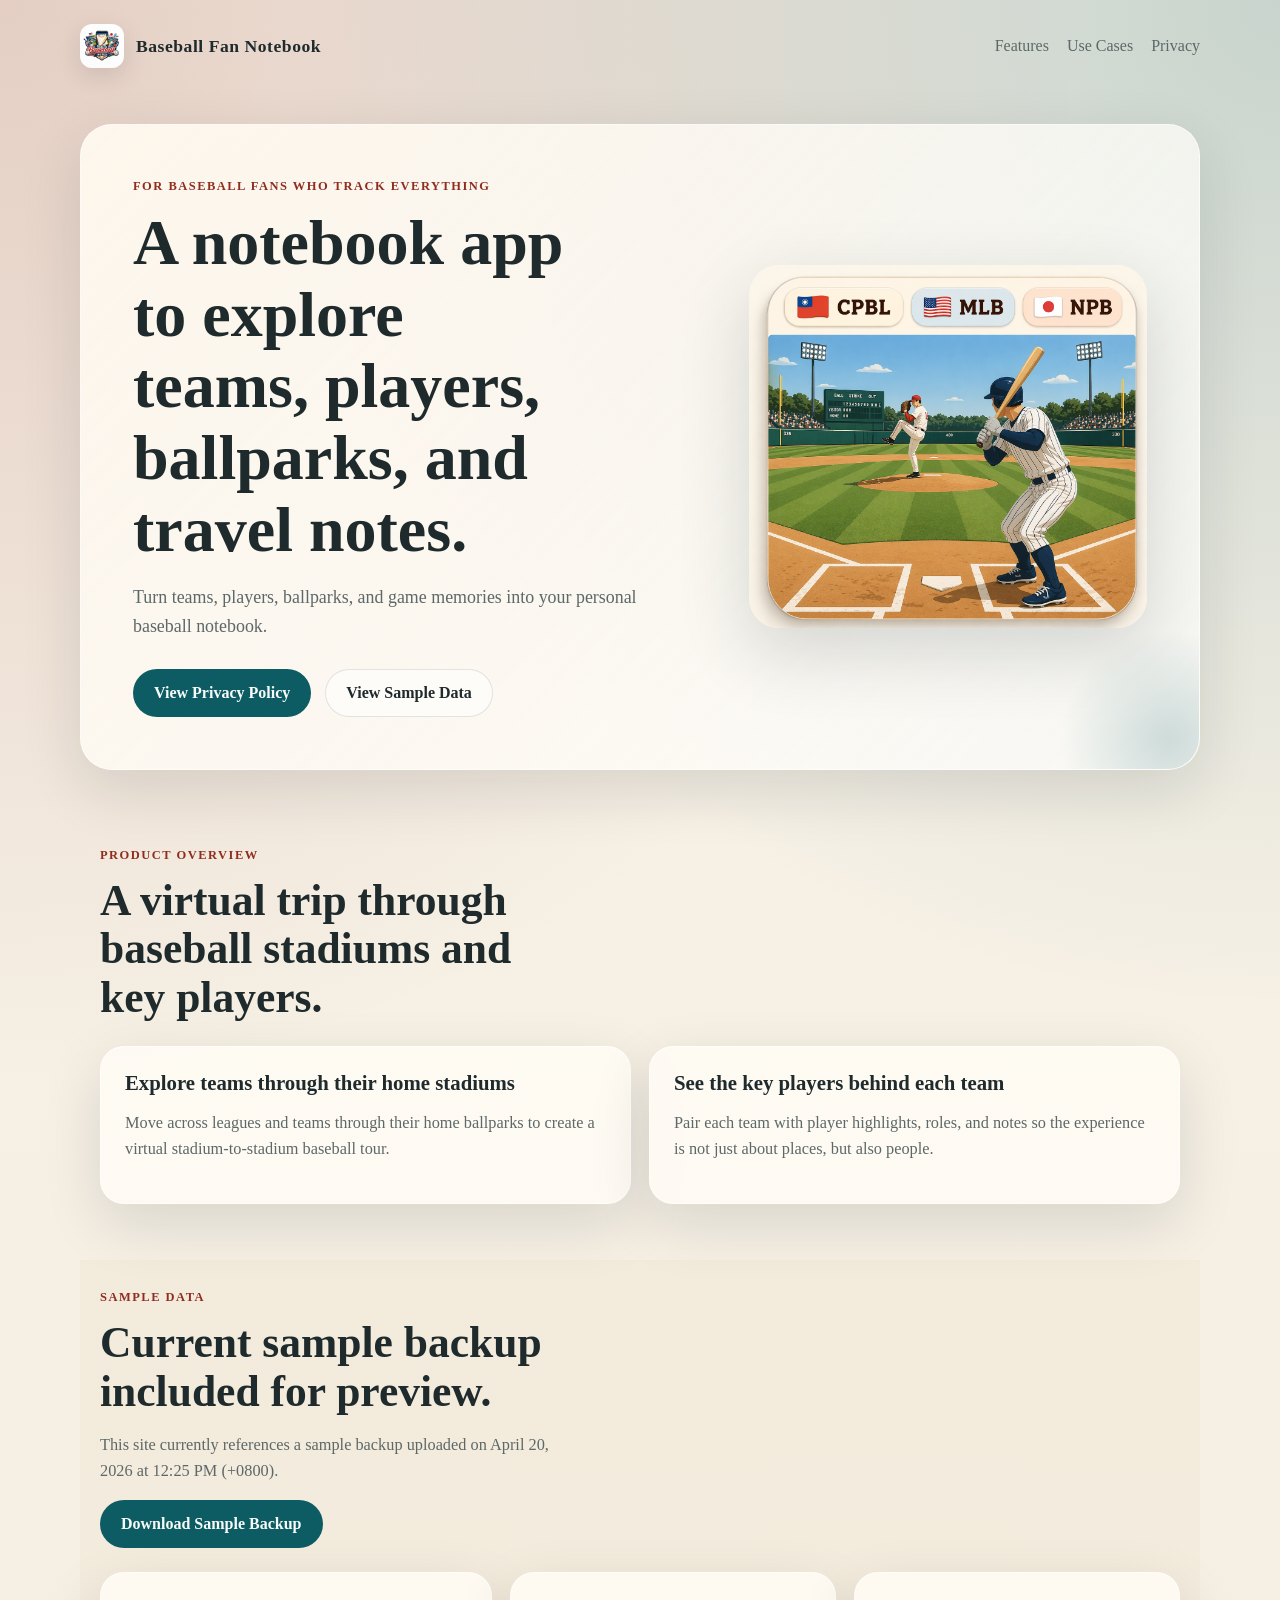
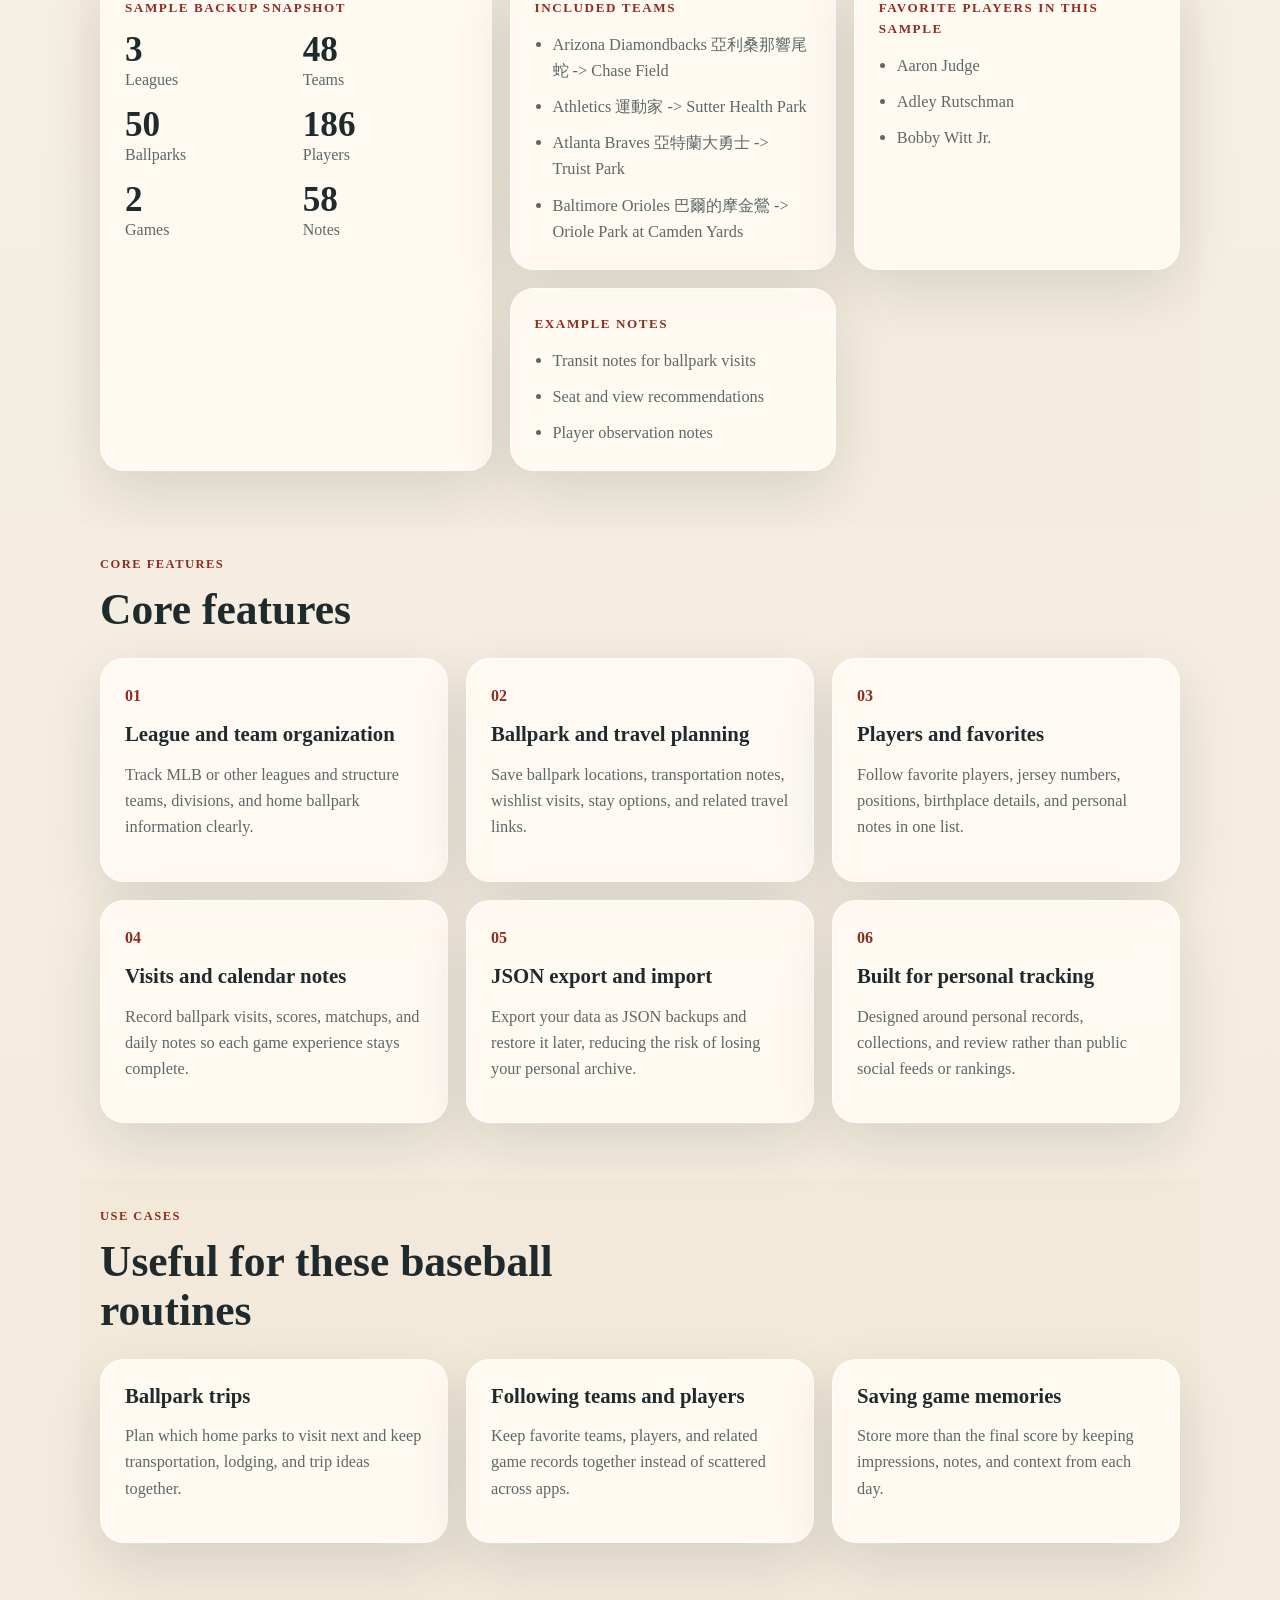
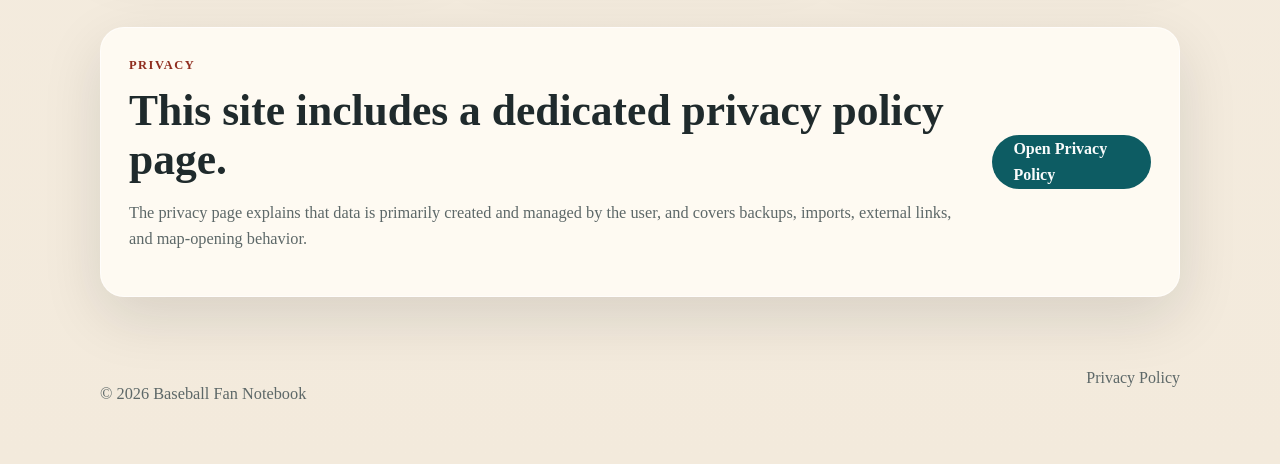
<file: index.html>
<!DOCTYPE html>
<html lang="en">
<head>
  <meta charset="UTF-8">
  <meta name="viewport" content="width=device-width, initial-scale=1.0">
  <title>Baseball Fan Notebook</title>
  <meta
    name="description"
    content="Baseball Fan Notebook is a baseball tracking app for organizing leagues, teams, players, ballparks, game visits, and personal notes."
  >
  <link rel="icon" type="image/png" href="assets/app-icon.png">
  <link rel="stylesheet" href="styles.css">
</head>
<body>
  <header class="hero">
    <nav class="topbar">
      <a class="brand" href="index.html">
        <img class="brand-icon" src="assets/app-icon.png" alt="Baseball Fan Notebook app icon">
        <span>Baseball Fan Notebook</span>
      </a>
      <div class="nav-links">
        <a href="#features">Features</a>
        <a href="#scenes">Use Cases</a>
        <a href="privacy.html">Privacy</a>
      </div>
    </nav>

    <div class="hero-content hero-layout">
      <div class="hero-copy-block">
        <p class="eyebrow">For baseball fans who track everything</p>
        <h1>A notebook app to explore teams, players, ballparks, and travel notes.</h1>
        <p class="hero-copy">
          Turn teams, players, ballparks, and game memories into your personal baseball notebook.
        </p>
        <div class="hero-actions">
          <a class="button primary" href="privacy.html">View Privacy Policy</a>
          <a class="button secondary" href="#sample">View Sample Data</a>
        </div>
      </div>
      <div class="hero-visual" aria-hidden="true">
        <img class="hero-art" src="assets/hero-art.png" alt="">
      </div>
    </div>
  </header>

  <main>
    <section class="section">
      <div class="section-heading">
        <p class="eyebrow">Product overview</p>
        <h2>A virtual trip through baseball stadiums and key players.</h2>
      </div>
      <div class="grid two-up">
        <article class="card">
          <h3>Explore teams through their home stadiums</h3>
          <p>
            Move across leagues and teams through their home ballparks to create a virtual stadium-to-stadium baseball tour.
          </p>
        </article>
        <article class="card">
          <h3>See the key players behind each team</h3>
          <p>
            Pair each team with player highlights, roles, and notes so the experience is not just about places, but also people.
          </p>
        </article>
      </div>
    </section>

    <section class="section alt" id="sample">
      <div class="section-heading">
        <p class="eyebrow">Sample data</p>
        <h2>Current sample backup included for preview.</h2>
        <p>
          This site currently references a sample backup uploaded on April 20, 2026 at 12:25 PM (+0800).
        </p>
        <div class="sample-actions">
          <a
            class="button primary"
            href="data/BaseballNotebookBackup-2026-04-20-122536.json"
            download="BaseballNotebookBackup-2026-04-20-122536.json"
          >
            Download Sample Backup
          </a>
        </div>
      </div>
      <div class="sample-layout">
        <article class="sample-panel sample-highlight">
          <p class="sample-label">Sample backup snapshot</p>
          <div class="sample-stats">
            <div>
              <strong>3</strong>
              <span>Leagues</span>
            </div>
            <div>
              <strong>48</strong>
              <span>Teams</span>
            </div>
            <div>
              <strong>50</strong>
              <span>Ballparks</span>
            </div>
            <div>
              <strong>186</strong>
              <span>Players</span>
            </div>
            <div>
              <strong>2</strong>
              <span>Games</span>
            </div>
            <div>
              <strong>58</strong>
              <span>Notes</span>
            </div>
          </div>
        </article>

        <article class="sample-panel">
          <p class="sample-label">Included teams</p>
          <ul class="sample-list">
            <li>Arizona Diamondbacks 亞利桑那響尾蛇 -> Chase Field</li>
            <li>Athletics 運動家 -> Sutter Health Park</li>
            <li>Atlanta Braves 亞特蘭大勇士 -> Truist Park</li>
            <li>Baltimore Orioles 巴爾的摩金鶯 -> Oriole Park at Camden Yards</li>
          </ul>
        </article>

        <article class="sample-panel">
          <p class="sample-label">Favorite players in this sample</p>
          <ul class="sample-list">
            <li>Aaron Judge</li>
            <li>Adley Rutschman</li>
            <li>Bobby Witt Jr.</li>
          </ul>
        </article>

        <article class="sample-panel">
          <p class="sample-label">Example notes</p>
          <ul class="sample-list">
            <li>Transit notes for ballpark visits</li>
            <li>Seat and view recommendations</li>
            <li>Player observation notes</li>
          </ul>
        </article>
      </div>
    </section>

    <section class="section" id="features">
      <div class="section-heading">
        <p class="eyebrow">Core features</p>
        <h2>Core features</h2>
      </div>
      <div class="grid features">
        <article class="feature-card">
          <span class="feature-index">01</span>
          <h3>League and team organization</h3>
          <p>Track MLB or other leagues and structure teams, divisions, and home ballpark information clearly.</p>
        </article>
        <article class="feature-card">
          <span class="feature-index">02</span>
          <h3>Ballpark and travel planning</h3>
          <p>Save ballpark locations, transportation notes, wishlist visits, stay options, and related travel links.</p>
        </article>
        <article class="feature-card">
          <span class="feature-index">03</span>
          <h3>Players and favorites</h3>
          <p>Follow favorite players, jersey numbers, positions, birthplace details, and personal notes in one list.</p>
        </article>
        <article class="feature-card">
          <span class="feature-index">04</span>
          <h3>Visits and calendar notes</h3>
          <p>Record ballpark visits, scores, matchups, and daily notes so each game experience stays complete.</p>
        </article>
        <article class="feature-card">
          <span class="feature-index">05</span>
          <h3>JSON export and import</h3>
          <p>Export your data as JSON backups and restore it later, reducing the risk of losing your personal archive.</p>
        </article>
        <article class="feature-card">
          <span class="feature-index">06</span>
          <h3>Built for personal tracking</h3>
          <p>Designed around personal records, collections, and review rather than public social feeds or rankings.</p>
        </article>
      </div>
    </section>

    <section class="section alt" id="scenes">
      <div class="section-heading">
        <p class="eyebrow">Use cases</p>
        <h2>Useful for these baseball routines</h2>
      </div>
      <div class="grid three-up">
        <article class="card">
          <h3>Ballpark trips</h3>
          <p>Plan which home parks to visit next and keep transportation, lodging, and trip ideas together.</p>
        </article>
        <article class="card">
          <h3>Following teams and players</h3>
          <p>Keep favorite teams, players, and related game records together instead of scattered across apps.</p>
        </article>
        <article class="card">
          <h3>Saving game memories</h3>
          <p>Store more than the final score by keeping impressions, notes, and context from each day.</p>
        </article>
      </div>
    </section>

    <section class="section">
      <div class="cta">
        <div>
          <p class="eyebrow">Privacy</p>
          <h2>This site includes a dedicated privacy policy page.</h2>
          <p>
            The privacy page explains that data is primarily created and managed by the user, and covers backups,
            imports, external links, and map-opening behavior.
          </p>
        </div>
        <a class="button primary" href="privacy.html">Open Privacy Policy</a>
      </div>
    </section>
  </main>

  <footer class="footer">
    <p>© 2026 Baseball Fan Notebook</p>
    <a href="privacy.html">Privacy Policy</a>
  </footer>
</body>
</html>
</file>
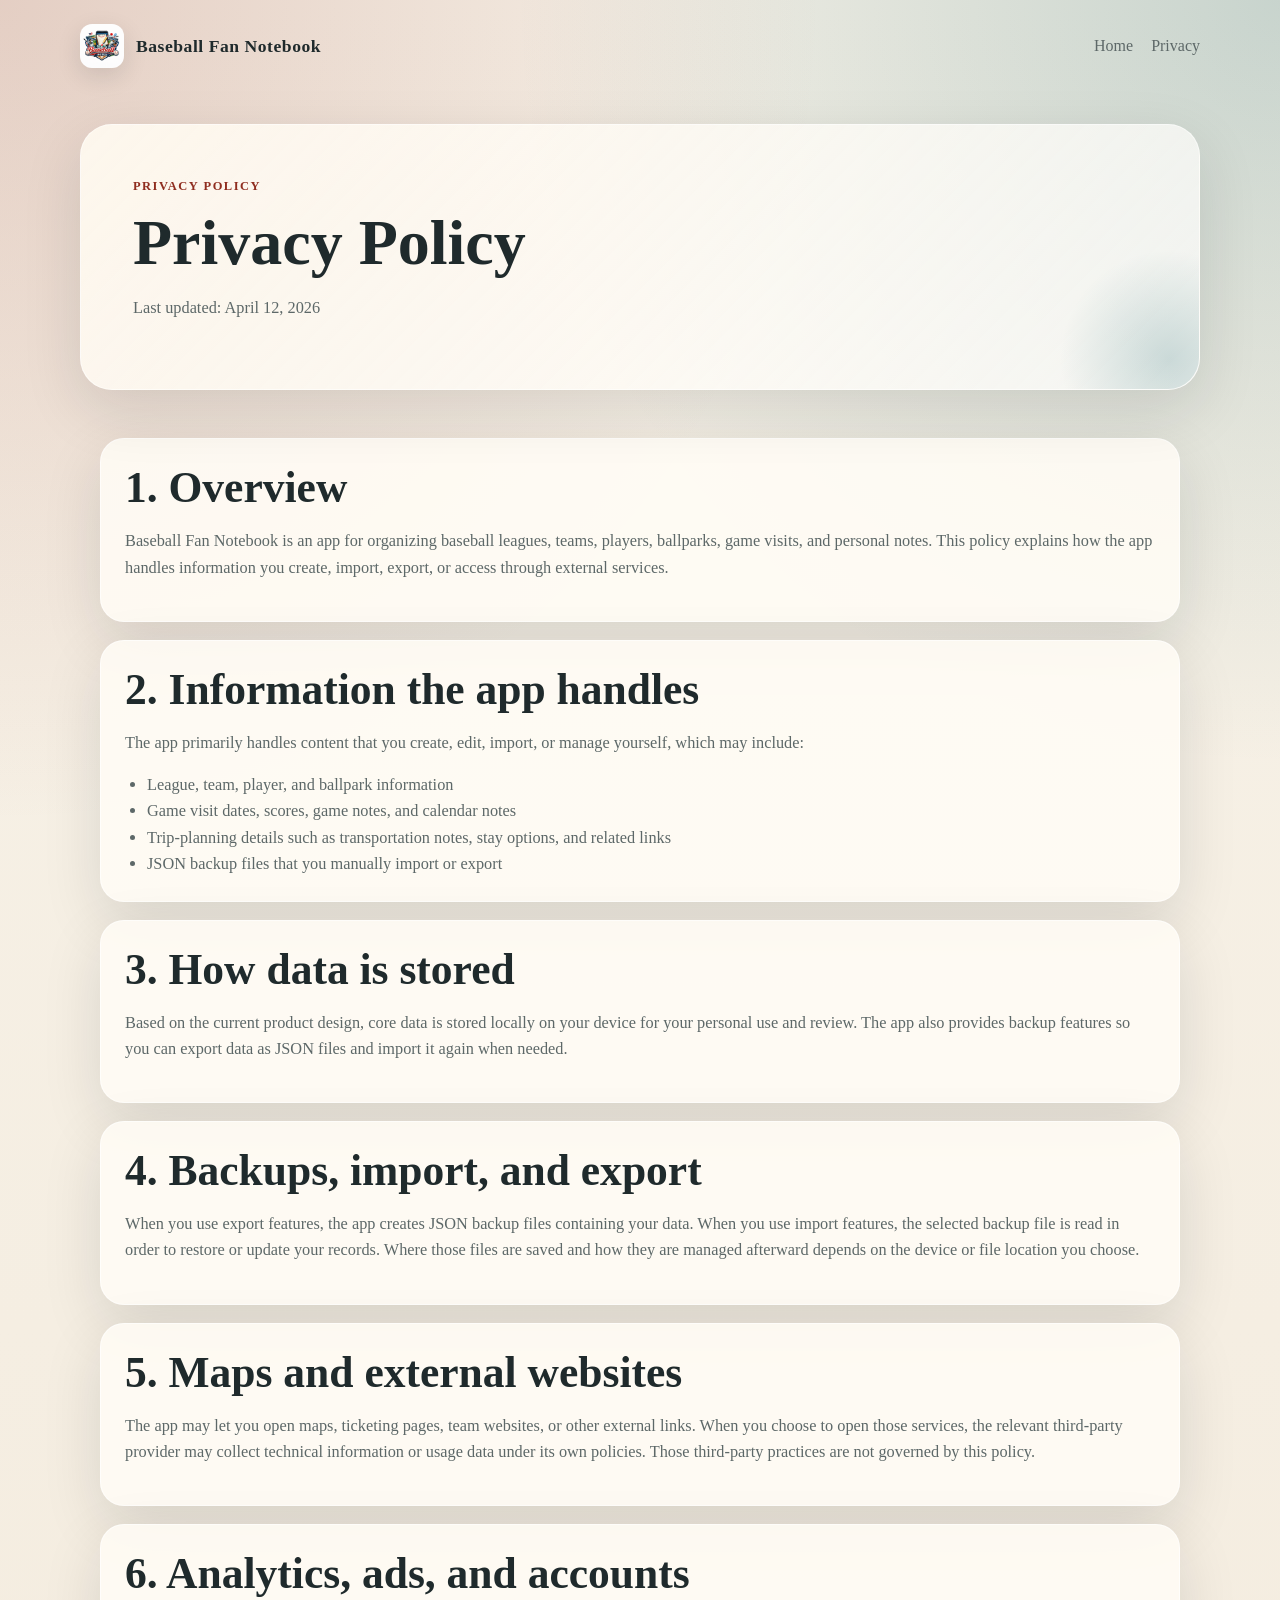
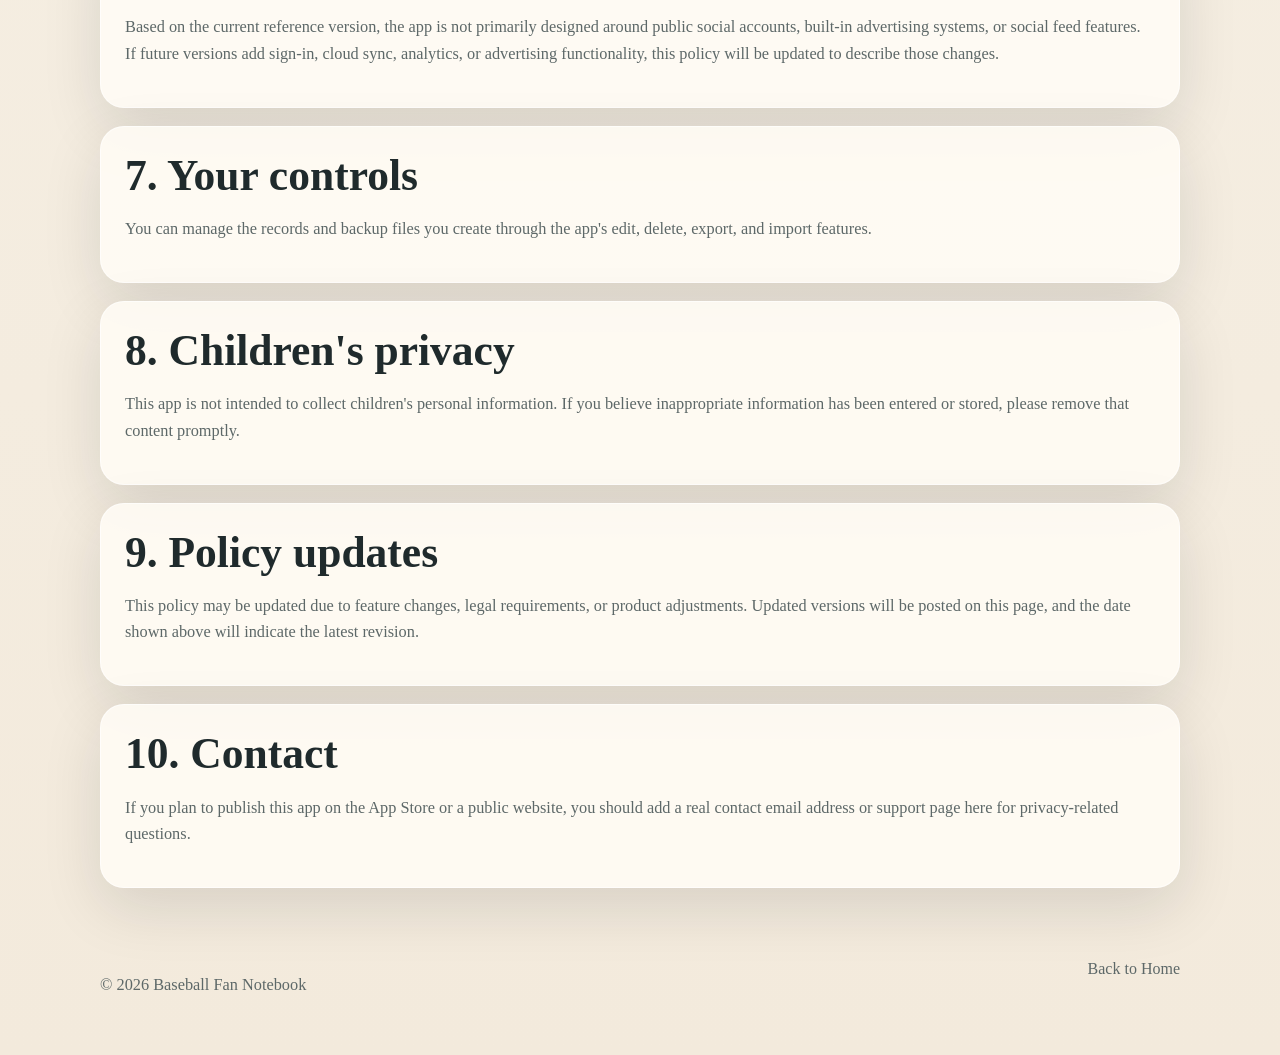
<file: privacy.html>
<!DOCTYPE html>
<html lang="en">
<head>
  <meta charset="UTF-8">
  <meta name="viewport" content="width=device-width, initial-scale=1.0">
  <title>Baseball Fan Notebook Privacy Policy</title>
  <meta
    name="description"
    content="Baseball Fan Notebook Privacy Policy covering data handling, storage, backups, external links, and user controls."
  >
  <link rel="icon" type="image/png" href="assets/app-icon.png">
  <link rel="stylesheet" href="styles.css">
</head>
<body>
  <header class="subhero">
    <nav class="topbar">
      <a class="brand" href="index.html">
        <img class="brand-icon" src="assets/app-icon.png" alt="Baseball Fan Notebook app icon">
        <span>Baseball Fan Notebook</span>
      </a>
      <div class="nav-links">
        <a href="index.html">Home</a>
        <a href="privacy.html">Privacy</a>
      </div>
    </nav>
    <div class="subhero-content">
      <p class="eyebrow">Privacy Policy</p>
      <h1>Privacy Policy</h1>
      <p>Last updated: April 12, 2026</p>
    </div>
  </header>

  <main class="policy">
    <section class="policy-card">
      <h2>1. Overview</h2>
      <p>
        Baseball Fan Notebook is an app for organizing baseball leagues, teams, players, ballparks, game visits,
        and personal notes. This policy explains how the app handles information you create, import, export,
        or access through external services.
      </p>
    </section>

    <section class="policy-card">
      <h2>2. Information the app handles</h2>
      <p>The app primarily handles content that you create, edit, import, or manage yourself, which may include:</p>
      <ul>
        <li>League, team, player, and ballpark information</li>
        <li>Game visit dates, scores, game notes, and calendar notes</li>
        <li>Trip-planning details such as transportation notes, stay options, and related links</li>
        <li>JSON backup files that you manually import or export</li>
      </ul>
    </section>

    <section class="policy-card">
      <h2>3. How data is stored</h2>
      <p>
        Based on the current product design, core data is stored locally on your device for your personal use and review.
        The app also provides backup features so you can export data as JSON files and import it again when needed.
      </p>
    </section>

    <section class="policy-card">
      <h2>4. Backups, import, and export</h2>
      <p>
        When you use export features, the app creates JSON backup files containing your data. When you use import features,
        the selected backup file is read in order to restore or update your records. Where those files are saved and how
        they are managed afterward depends on the device or file location you choose.
      </p>
    </section>

    <section class="policy-card">
      <h2>5. Maps and external websites</h2>
      <p>
        The app may let you open maps, ticketing pages, team websites, or other external links. When you choose to open
        those services, the relevant third-party provider may collect technical information or usage data under its own policies.
        Those third-party practices are not governed by this policy.
      </p>
    </section>

    <section class="policy-card">
      <h2>6. Analytics, ads, and accounts</h2>
      <p>
        Based on the current reference version, the app is not primarily designed around public social accounts,
        built-in advertising systems, or social feed features. If future versions add sign-in, cloud sync, analytics,
        or advertising functionality, this policy will be updated to describe those changes.
      </p>
    </section>

    <section class="policy-card">
      <h2>7. Your controls</h2>
      <p>You can manage the records and backup files you create through the app's edit, delete, export, and import features.</p>
    </section>

    <section class="policy-card">
      <h2>8. Children's privacy</h2>
      <p>
        This app is not intended to collect children's personal information. If you believe inappropriate information has
        been entered or stored, please remove that content promptly.
      </p>
    </section>

    <section class="policy-card">
      <h2>9. Policy updates</h2>
      <p>
        This policy may be updated due to feature changes, legal requirements, or product adjustments. Updated versions
        will be posted on this page, and the date shown above will indicate the latest revision.
      </p>
    </section>

    <section class="policy-card">
      <h2>10. Contact</h2>
      <p>
        If you plan to publish this app on the App Store or a public website, you should add a real contact email
        address or support page here for privacy-related questions.
      </p>
    </section>
  </main>

  <footer class="footer">
    <p>© 2026 Baseball Fan Notebook</p>
    <a href="index.html">Back to Home</a>
  </footer>
</body>
</html>
</file>
<file: styles.css>
:root {
  --bg: #f5efe2;
  --bg-alt: #efe5d2;
  --surface: rgba(255, 252, 245, 0.88);
  --surface-strong: #fffaf0;
  --text: #1f2a2c;
  --muted: #5d6868;
  --line: rgba(31, 42, 44, 0.12);
  --accent: #0d5c63;
  --accent-strong: #8f2d1f;
  --shadow: 0 20px 60px rgba(20, 28, 30, 0.12);
  --max: 1120px;
  --radius: 24px;
}

* {
  box-sizing: border-box;
}

html {
  scroll-behavior: smooth;
}

body {
  margin: 0;
  font-family: "Iowan Old Style", "Palatino Linotype", "Book Antiqua", serif;
  color: var(--text);
  background:
    radial-gradient(circle at top left, rgba(143, 45, 31, 0.18), transparent 28%),
    radial-gradient(circle at top right, rgba(13, 92, 99, 0.2), transparent 26%),
    linear-gradient(180deg, #f7f2e8 0%, #f3eadc 100%);
  line-height: 1.6;
}

a {
  color: inherit;
  text-decoration: none;
}

.hero,
.subhero {
  padding: 24px 20px 48px;
}

.hero-content,
.subhero-content,
.section,
.footer,
.topbar,
.policy {
  max-width: var(--max);
  margin: 0 auto;
}

.topbar {
  display: flex;
  align-items: center;
  justify-content: space-between;
  gap: 16px;
  margin-bottom: 56px;
}

.brand {
  display: inline-flex;
  align-items: center;
  gap: 12px;
  font-size: 1.1rem;
  font-weight: 700;
  letter-spacing: 0.03em;
}

.brand-icon {
  width: 44px;
  height: 44px;
  object-fit: cover;
  border-radius: 12px;
  box-shadow: 0 8px 24px rgba(20, 28, 30, 0.12);
}

.nav-links {
  display: flex;
  gap: 18px;
  color: var(--muted);
}

.hero-content,
.subhero-content {
  background: linear-gradient(135deg, rgba(255, 250, 240, 0.9), rgba(255, 255, 255, 0.65));
  border: 1px solid rgba(255, 255, 255, 0.55);
  border-radius: 32px;
  box-shadow: var(--shadow);
  padding: 52px;
  position: relative;
  overflow: hidden;
}

.hero-layout {
  display: grid;
  grid-template-columns: minmax(0, 1.2fr) minmax(280px, 0.8fr);
  align-items: center;
  gap: 20px;
}

.hero-copy-block {
  position: relative;
  z-index: 1;
}

.hero-visual {
  display: flex;
  align-items: center;
  justify-content: center;
}

.hero-art {
  display: block;
  width: min(100%, 760px);
  height: auto;
  border-radius: 30px;
  box-shadow: 0 24px 70px rgba(26, 35, 38, 0.16);
}


.hero-content::after,
.subhero-content::after {
  content: "";
  position: absolute;
  inset: auto -80px -80px auto;
  width: 220px;
  height: 220px;
  border-radius: 50%;
  background: radial-gradient(circle, rgba(13, 92, 99, 0.18), transparent 70%);
}

.eyebrow {
  margin: 0 0 10px;
  text-transform: uppercase;
  letter-spacing: 0.12em;
  font-size: 0.78rem;
  color: var(--accent-strong);
  font-weight: 700;
}

h1,
h2,
h3 {
  margin-top: 0;
  line-height: 1.12;
}

h1 {
  font-size: clamp(2.5rem, 5vw, 4.7rem);
  max-width: 14ch;
  margin-bottom: 16px;
}

h2 {
  font-size: clamp(1.8rem, 3.4vw, 3rem);
  margin-bottom: 10px;
}

h3 {
  font-size: 1.3rem;
  margin-bottom: 10px;
}

p,
li {
  font-size: 1.02rem;
  color: var(--muted);
}

.hero-copy {
  max-width: 58ch;
  font-size: 1.12rem;
}

.hero-actions {
  display: flex;
  gap: 14px;
  margin-top: 28px;
  flex-wrap: wrap;
}

.button {
  display: inline-flex;
  align-items: center;
  justify-content: center;
  min-height: 48px;
  padding: 0 20px;
  border-radius: 999px;
  border: 1px solid transparent;
  font-weight: 700;
}

.button.primary {
  background: var(--accent);
  color: #f9fbfb;
}

.button.secondary {
  border-color: var(--line);
  background: rgba(255, 255, 255, 0.55);
}

.section {
  padding: 28px 20px 56px;
}

.section.alt {
  background: linear-gradient(180deg, rgba(239, 229, 210, 0.45), rgba(239, 229, 210, 0.15));
}

.section-heading {
  margin-bottom: 24px;
  max-width: 60ch;
}

.grid {
  display: grid;
  gap: 18px;
}

.sample-layout {
  display: grid;
  grid-template-columns: 1.2fr 1fr 1fr;
  gap: 18px;
}

.sample-panel {
  background: var(--surface);
  border: 1px solid rgba(255, 255, 255, 0.6);
  border-radius: var(--radius);
  box-shadow: var(--shadow);
  padding: 24px;
}

.sample-highlight {
  grid-row: span 2;
}

.sample-label {
  margin: 0 0 14px;
  font-size: 0.82rem;
  text-transform: uppercase;
  letter-spacing: 0.12em;
  color: var(--accent-strong);
  font-weight: 700;
}

.sample-stats {
  display: grid;
  grid-template-columns: repeat(2, minmax(0, 1fr));
  gap: 14px;
}

.sample-stats strong {
  display: block;
  font-size: 2.2rem;
  line-height: 1;
  color: var(--text);
}

.sample-stats span {
  color: var(--muted);
}

.sample-list {
  margin: 0;
  padding-left: 18px;
  color: var(--muted);
}

.sample-list li + li {
  margin-top: 10px;
}

.two-up {
  grid-template-columns: repeat(2, minmax(0, 1fr));
}

.three-up {
  grid-template-columns: repeat(3, minmax(0, 1fr));
}

.features {
  grid-template-columns: repeat(3, minmax(0, 1fr));
}

.card,
.feature-card,
.policy-card,
.cta {
  background: var(--surface);
  border: 1px solid rgba(255, 255, 255, 0.6);
  border-radius: var(--radius);
  box-shadow: var(--shadow);
}

.card,
.feature-card,
.policy-card {
  padding: 24px;
}

.feature-index {
  display: inline-block;
  color: var(--accent-strong);
  font-weight: 700;
  margin-bottom: 14px;
}

.cta {
  padding: 28px;
  display: flex;
  justify-content: space-between;
  align-items: center;
  gap: 24px;
}

.policy {
  padding: 0 20px 56px;
  display: grid;
  gap: 18px;
}

.policy-card ul {
  margin: 12px 0 0;
  padding-left: 22px;
}

.footer {
  padding: 12px 20px 40px;
  display: flex;
  justify-content: space-between;
  gap: 12px;
  color: var(--muted);
}

@media (max-width: 900px) {
  .two-up,
  .three-up,
  .features,
  .sample-layout {
    grid-template-columns: 1fr;
  }

  .cta,
  .topbar,
  .footer {
    flex-direction: column;
    align-items: flex-start;
  }

  .hero-content,
  .subhero-content {
    padding: 32px 24px;
  }

  .hero-layout {
    grid-template-columns: 1fr;
  }

  .hero-visual {
    min-height: auto;
  }

  .sample-highlight {
    grid-row: auto;
  }
}

@media (max-width: 640px) {
  .hero,
  .subhero,
  .section,
  .policy,
  .footer {
    padding-left: 16px;
    padding-right: 16px;
  }

  .nav-links {
    flex-wrap: wrap;
    gap: 12px;
  }

  h1 {
    max-width: none;
  }
}
</file>
